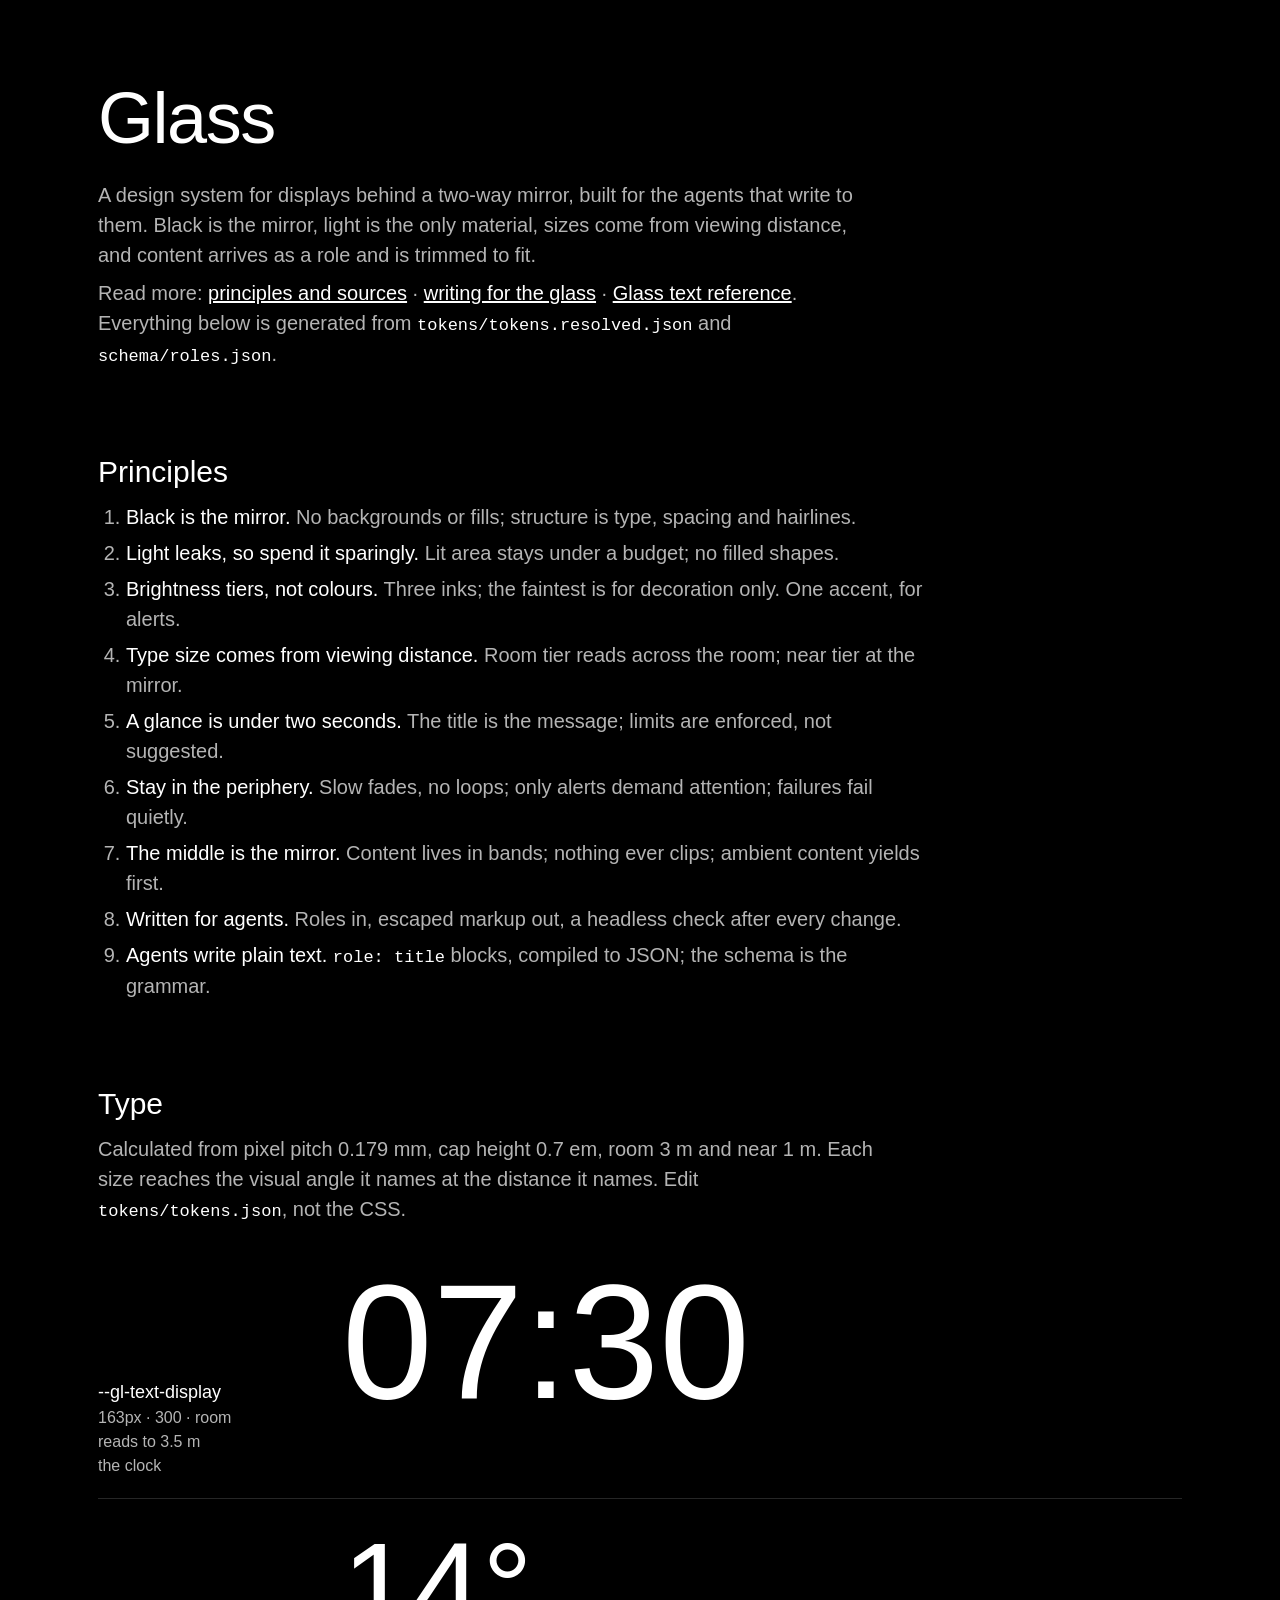
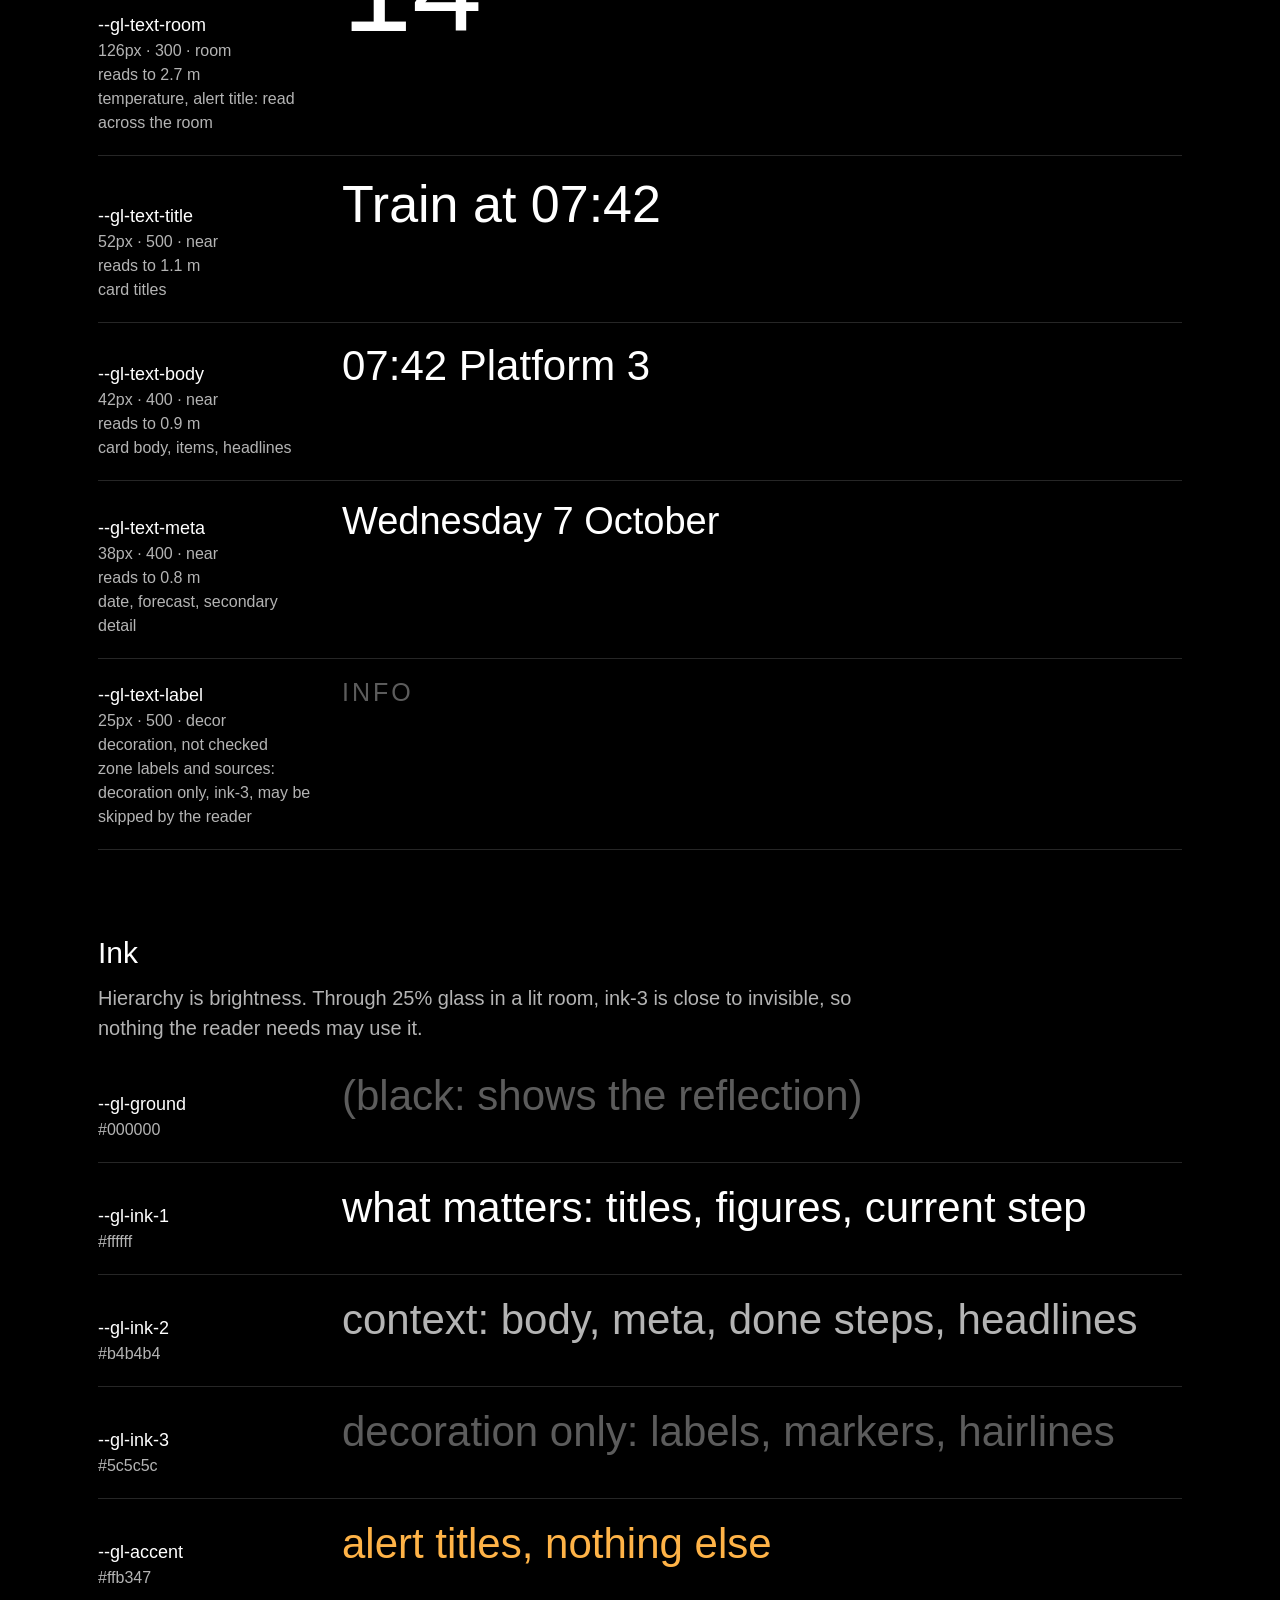
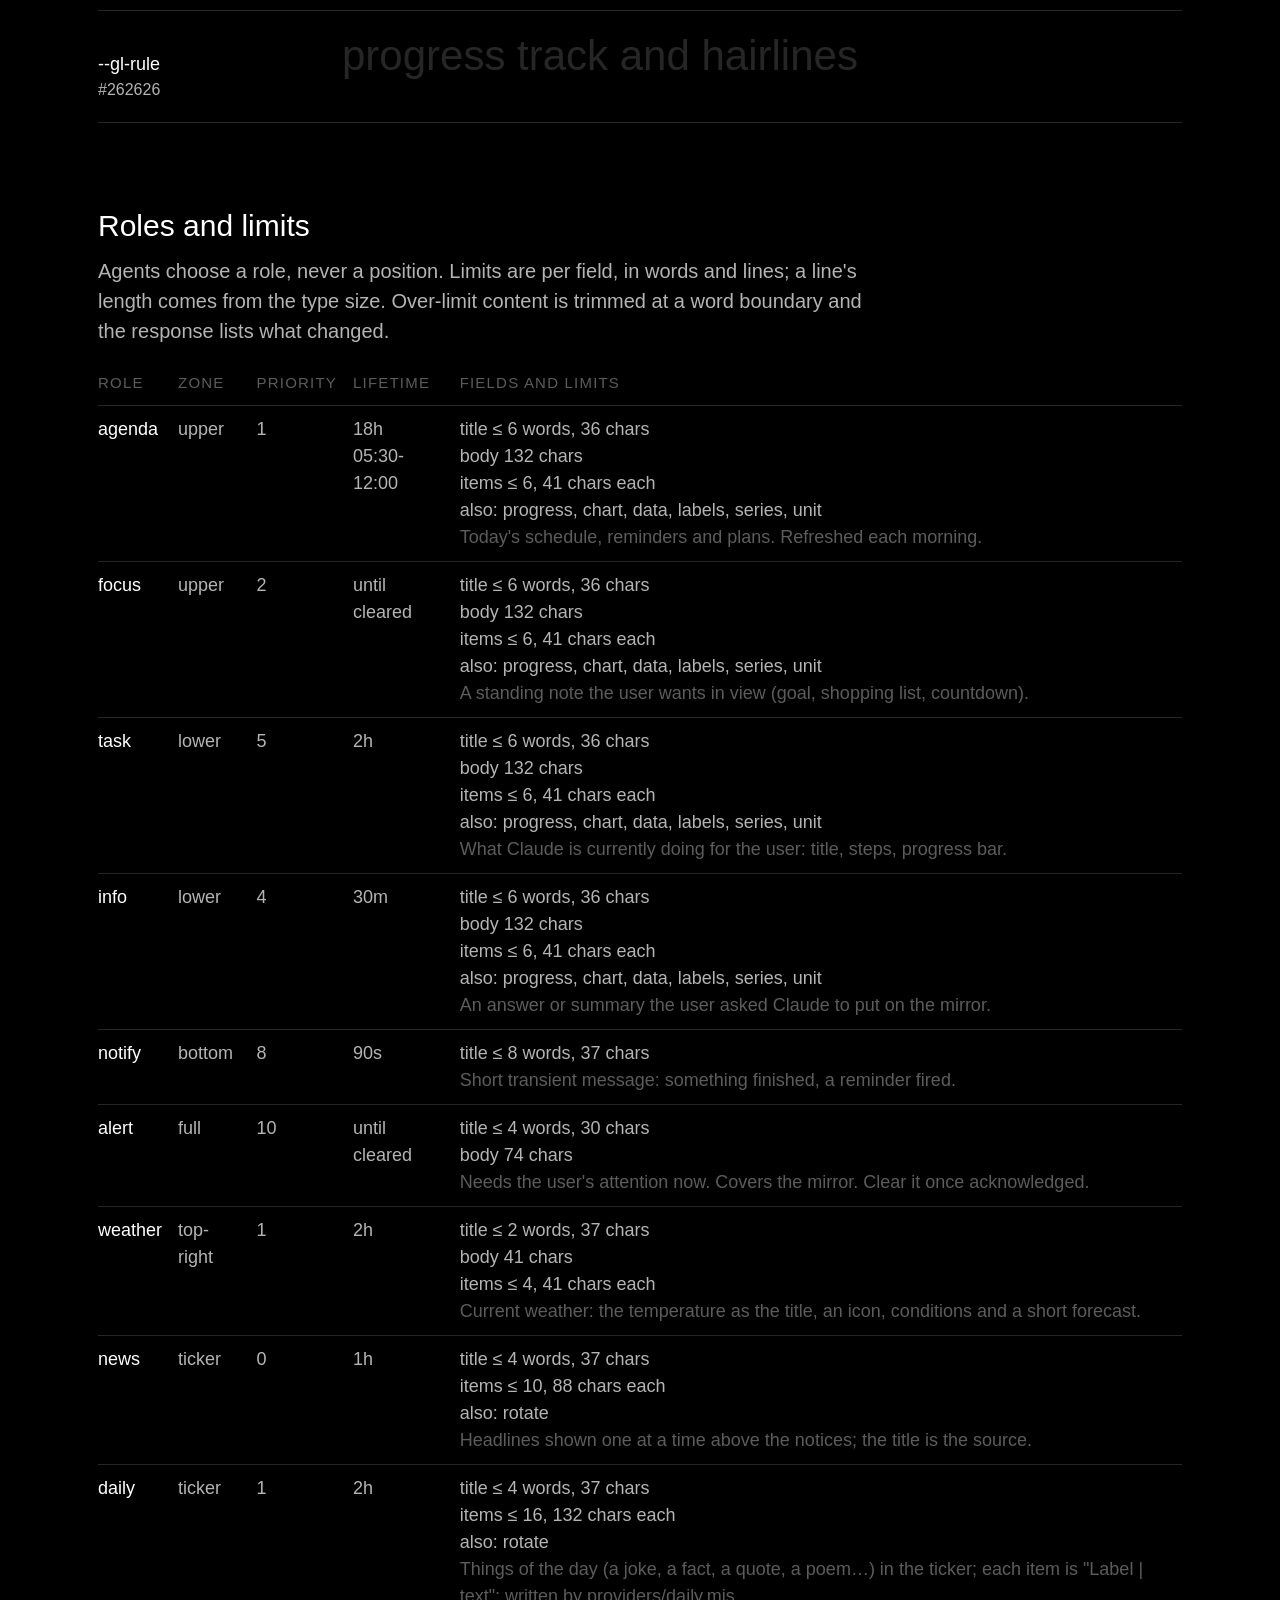
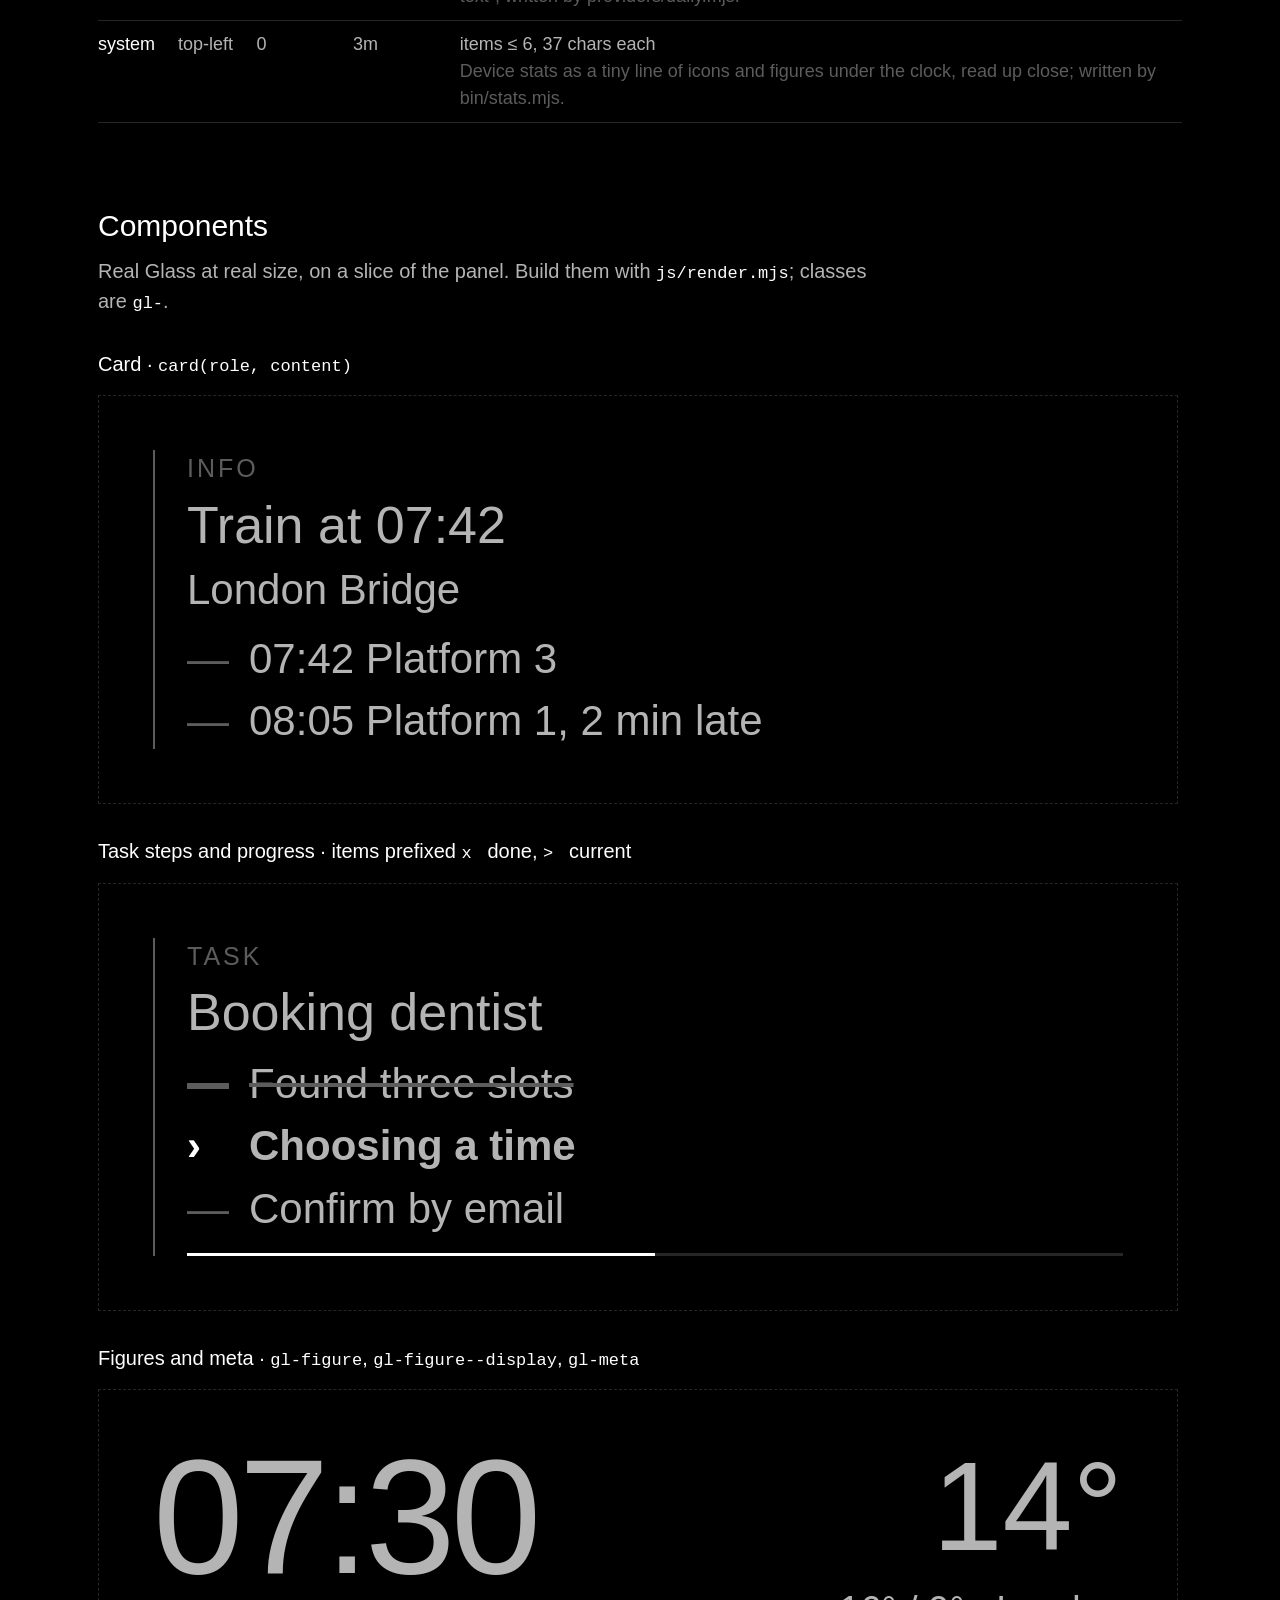
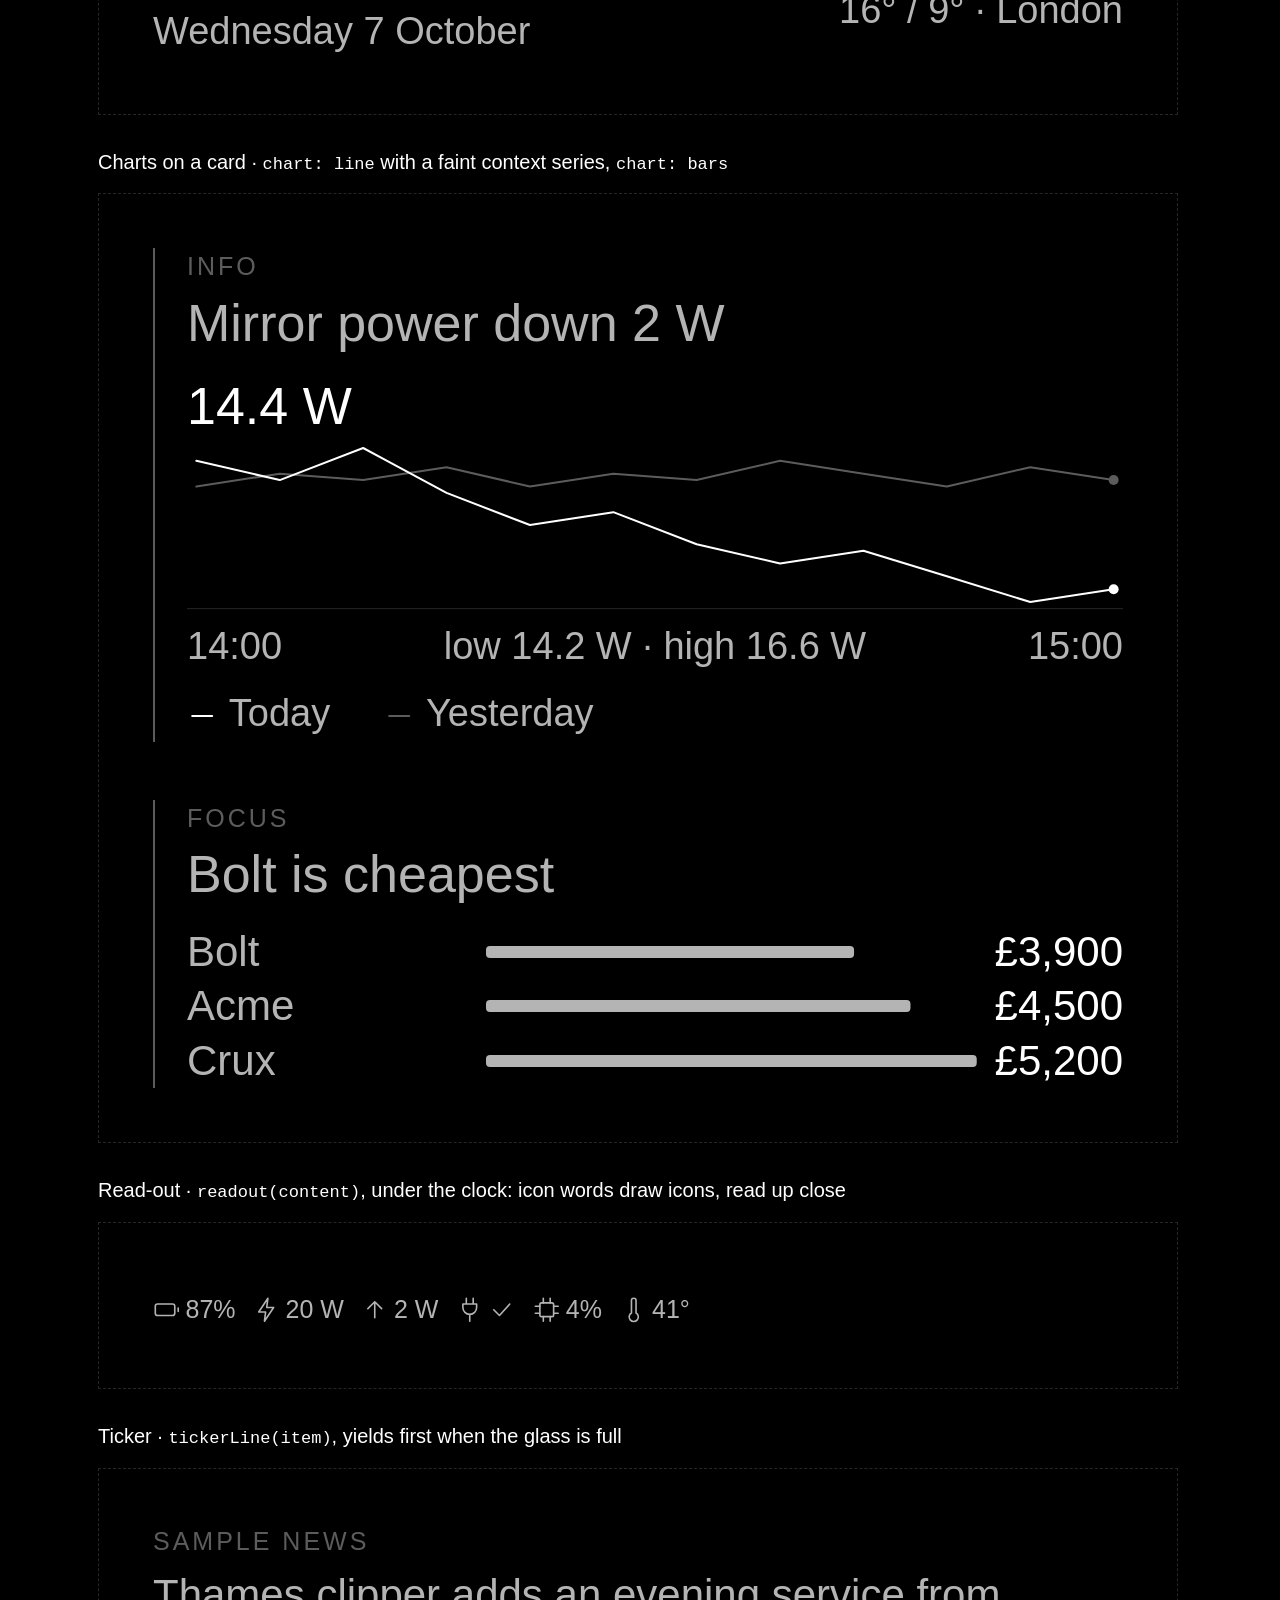
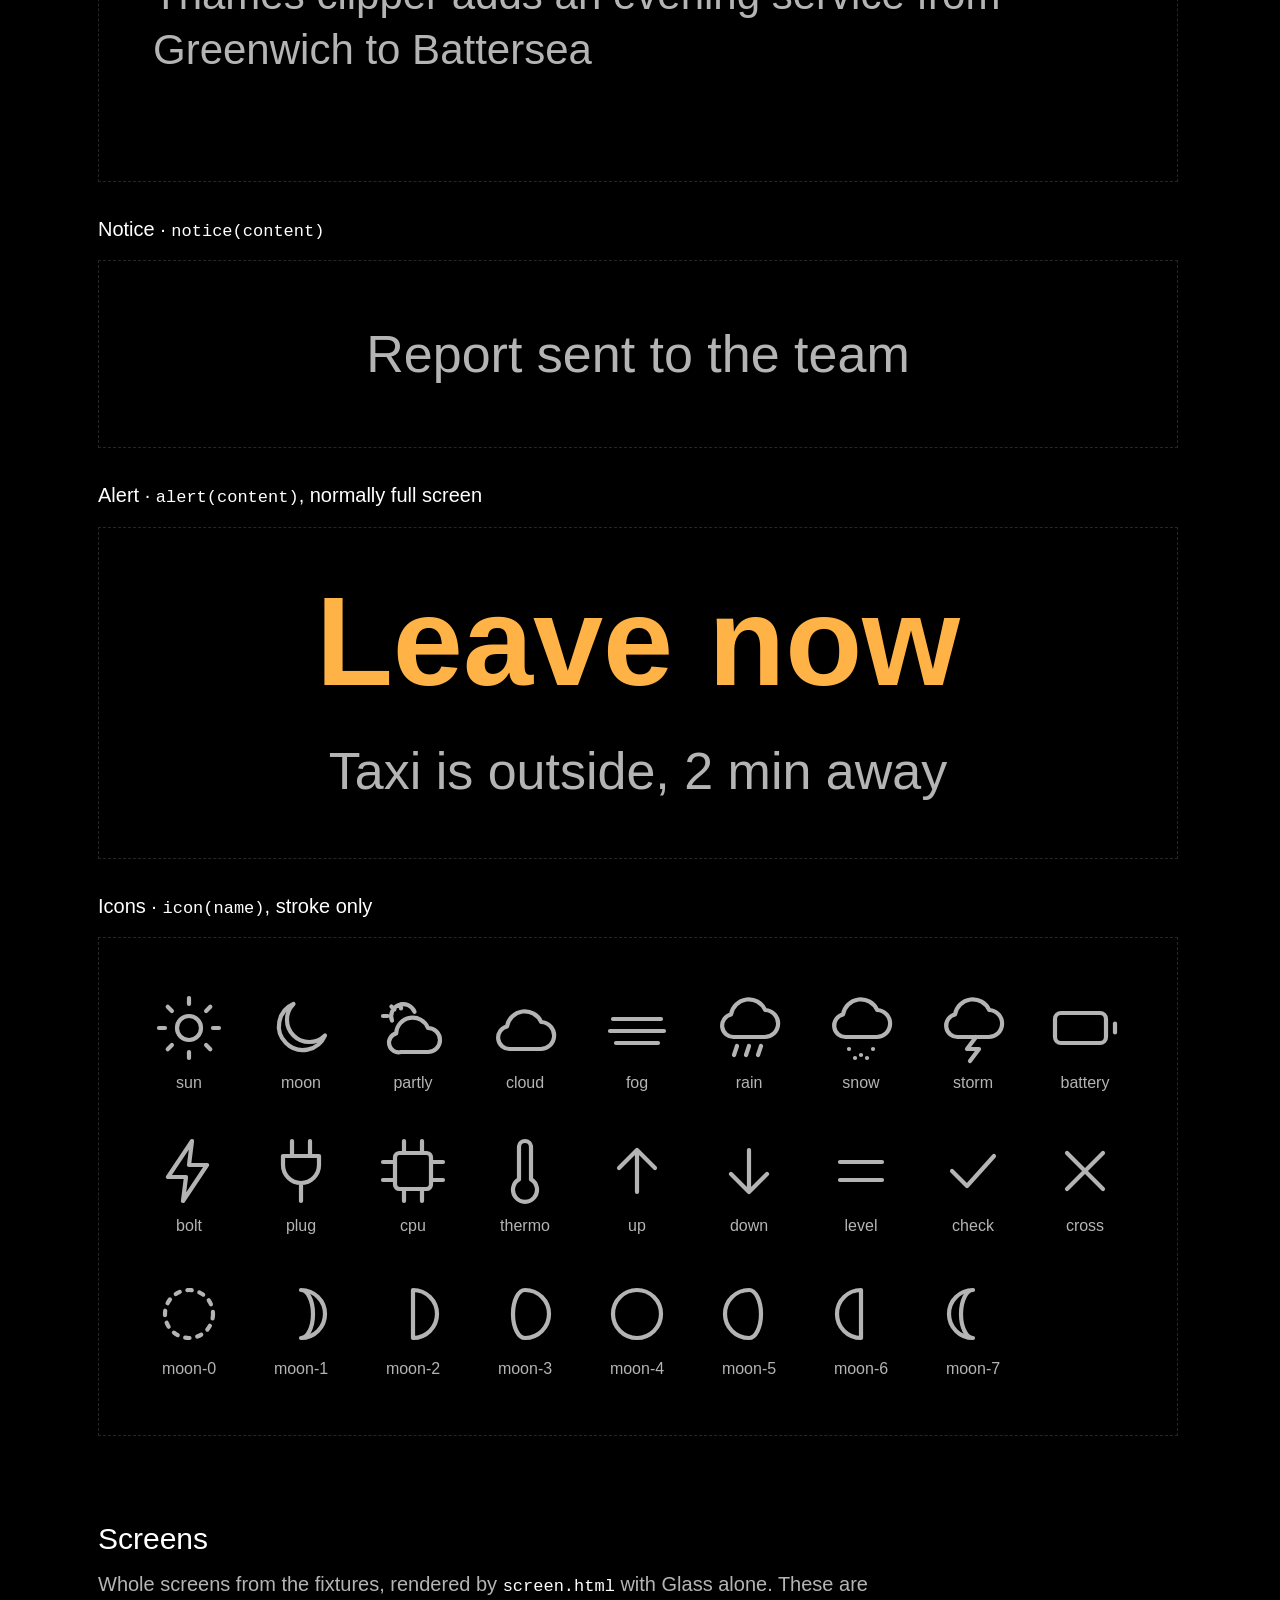
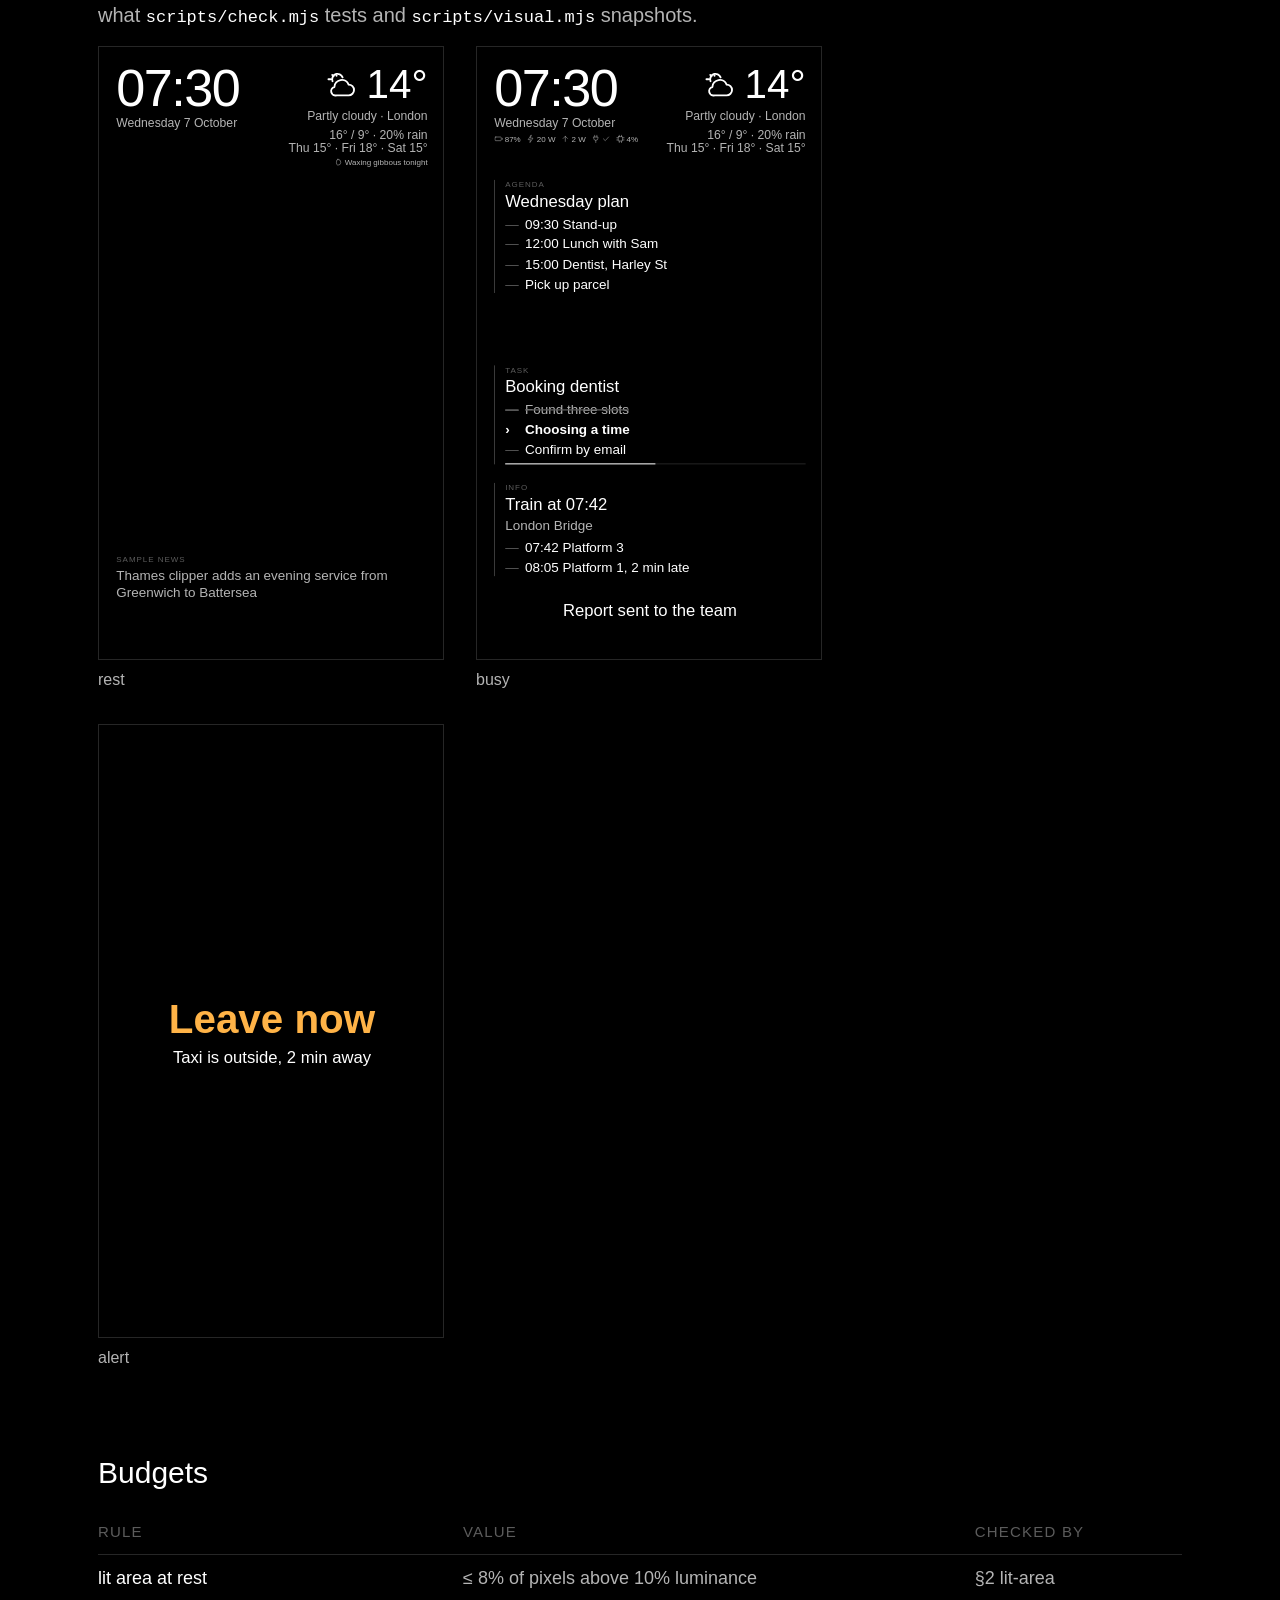
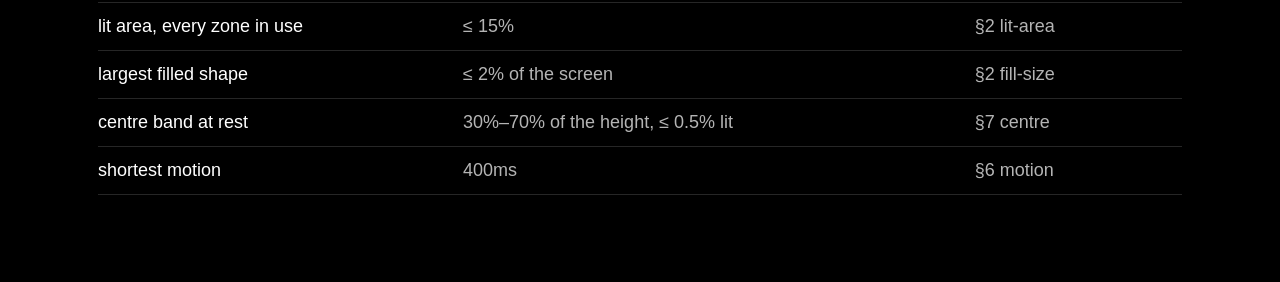
<file: index.html>
<!doctype html>
<html lang="en">
<head>
<meta charset="utf-8">
<meta name="viewport" content="width=device-width, initial-scale=1">
<title>Glass style guide</title>
<link rel="stylesheet" href="glass.css">
<style>
  /* Style guide chrome: read at a desk, so it uses ordinary document sizes. Everything inside .sg-panel is real Glass at glass size. */
  html, body { height: auto; overflow: auto; cursor: auto; user-select: text; }
  body { font-size: 20px; line-height: 1.5; color: var(--gl-ink-2); }
  .sg { max-width: 1180px; margin: 0 auto; padding: 64px 48px 96px; }
  .sg > h1 { font-size: 72px; font-weight: 300; color: var(--gl-ink-1); letter-spacing: -0.02em; }
  .sg > h2 { font-size: 30px; font-weight: 500; color: var(--gl-ink-1); margin: 80px 0 8px; }
  .sg > h3 { font-size: 20px; font-weight: 500; color: var(--gl-ink-1); margin: 32px 0 12px; }
  .sg > p { max-width: 70ch; margin: 8px 0; }
  .sg a { color: var(--gl-ink-1); }
  .sg code { font-family: ui-monospace, Menlo, monospace; font-size: 0.85em; color: var(--gl-ink-1); }
  .sg table { border-collapse: collapse; width: 100%; margin-top: 16px; font-size: 18px; }
  .sg th, .sg td { text-align: left; padding: 10px 16px 10px 0; border-bottom: 1px solid var(--gl-rule); vertical-align: baseline; }
  .sg th { color: var(--gl-ink-3); font-weight: 500; font-size: 15px; letter-spacing: 0.08em; text-transform: uppercase; }
  .sg td:first-child { color: var(--gl-ink-1); white-space: nowrap; }
  .sg > ol { padding-left: 1.4em; max-width: 75ch; } .sg > ol > li { margin: 6px 0; } .sg > ol > li b { color: var(--gl-ink-1); font-weight: 500; }
  /* a slice of the real panel: same width, same gutters */
  .sg-panel { width: 1080px; max-width: 100%; padding: var(--gl-gutter); border: 1px dashed var(--gl-rule); margin-top: 16px; display: flex; flex-direction: column; gap: var(--gl-stack); }
  .sg-spec { display: grid; grid-template-columns: 220px 1fr; gap: 24px; align-items: baseline; padding: 20px 0; border-bottom: 1px solid var(--gl-rule); }
  .sg-spec .k { font-size: 16px; } .sg-spec .k b { display: block; color: var(--gl-ink-1); font-weight: 500; font-size: 18px; }
  .sg-spec .v { line-height: 1.1; overflow: hidden; white-space: nowrap; }
  .sg-screens { display: flex; gap: 32px; flex-wrap: wrap; margin-top: 16px; }
  .sg-screen { width: 346px; } .sg-screen .f { width: 346px; height: 614px; overflow: hidden; border: 1px solid var(--gl-rule); }
  .sg-screen iframe { width: 1080px; height: 1920px; border: 0; transform: scale(0.3203); transform-origin: 0 0; }
  .sg-screen .cap { font-size: 16px; margin-top: 8px; }
  .sg-alert { text-align: center; padding: 48px 0; }
</style>
</head>
<body>
<div class="sg">
  <h1>Glass</h1>
  <p>A design system for displays behind a two-way mirror, built for the agents that write to them. Black is the mirror,
    light is the only material, sizes come from viewing distance, and content arrives as a role and is trimmed to fit.</p>
  <p>Read more: <a href="docs/principles.md">principles and sources</a> · <a href="docs/content.md">writing for the glass</a> · <a href="docs/agent.md">Glass text reference</a>.
    Everything below is generated from <code>tokens/tokens.resolved.json</code> and <code>schema/roles.json</code>.</p>

  <h2>Principles</h2>
  <ol>
    <li><b>Black is the mirror.</b> No backgrounds or fills; structure is type, spacing and hairlines.</li>
    <li><b>Light leaks, so spend it sparingly.</b> Lit area stays under a budget; no filled shapes.</li>
    <li><b>Brightness tiers, not colours.</b> Three inks; the faintest is for decoration only. One accent, for alerts.</li>
    <li><b>Type size comes from viewing distance.</b> Room tier reads across the room; near tier at the mirror.</li>
    <li><b>A glance is under two seconds.</b> The title is the message; limits are enforced, not suggested.</li>
    <li><b>Stay in the periphery.</b> Slow fades, no loops; only alerts demand attention; failures fail quietly.</li>
    <li><b>The middle is the mirror.</b> Content lives in bands; nothing ever clips; ambient content yields first.</li>
    <li><b>Written for agents.</b> Roles in, escaped markup out, a headless check after every change.</li>
    <li><b>Agents write plain text.</b> <code>role: title</code> blocks, compiled to JSON; the schema is the grammar.</li>
  </ol>

  <h2>Type</h2>
  <p id="type-intro"></p>
  <div id="type"></div>

  <h2>Ink</h2>
  <p>Hierarchy is brightness. Through 25% glass in a lit room, ink-3 is close to invisible, so nothing the reader needs may use it.</p>
  <div id="ink"></div>

  <h2>Roles and limits</h2>
  <p>Agents choose a role, never a position. Limits are per field, in words and lines; a line's length comes from the type size.
    Over-limit content is trimmed at a word boundary and the response lists what changed.</p>
  <table id="roles"><thead><tr><th>role</th><th>zone</th><th>priority</th><th>lifetime</th><th>fields and limits</th></tr></thead><tbody></tbody></table>

  <h2>Components</h2>
  <p>Real Glass at real size, on a slice of the panel. Build them with <code>js/render.mjs</code>; classes are <code>gl-</code>.</p>
  <h3>Card · <code>card(role, content)</code></h3><div class="sg-panel" id="c-card"></div>
  <h3>Task steps and progress · items prefixed <code>x&nbsp;</code> done, <code>&gt;&nbsp;</code> current</h3><div class="sg-panel" id="c-task"></div>
  <h3>Figures and meta · <code>gl-figure</code>, <code>gl-figure--display</code>, <code>gl-meta</code></h3><div class="sg-panel" id="c-fig"></div>
  <h3>Charts on a card · <code>chart: line</code> with a faint context series, <code>chart: bars</code></h3><div class="sg-panel" id="c-chart"></div>
  <h3>Read-out · <code>readout(content)</code>, under the clock: icon words draw icons, read up close</h3><div class="sg-panel" id="c-readout"></div>
  <h3>Ticker · <code>tickerLine(item)</code>, yields first when the glass is full</h3><div class="sg-panel" id="c-ticker"></div>
  <h3>Notice · <code>notice(content)</code></h3><div class="sg-panel" id="c-notice"></div>
  <h3>Alert · <code>alert(content)</code>, normally full screen</h3><div class="sg-panel sg-alert" id="c-alert"></div>
  <h3>Icons · <code>icon(name)</code>, stroke only</h3><div class="sg-panel" id="c-icons" style="flex-direction:row;flex-wrap:wrap;gap:40px"></div>

  <h2>Screens</h2>
  <p>Whole screens from the fixtures, rendered by <code>screen.html</code> with Glass alone. These are what
    <code>scripts/check.mjs</code> tests and <code>scripts/visual.mjs</code> snapshots.</p>
  <div class="sg-screens" id="screens"></div>

  <h2>Budgets</h2>
  <table id="budgets"><thead><tr><th>rule</th><th>value</th><th>checked by</th></tr></thead><tbody></tbody></table>
</div>

<script type="module">
  import { esc, card, notice, alert, tickerLine, readout, icon, ICONS } from './js/render.mjs';
  const $ = (id) => document.getElementById(id);
  const [t, schema] = await Promise.all(['tokens/tokens.resolved.json', 'schema/roles.json'].map(async (f) => (await fetch(f)).json()));
  const i = t.inputs;
  const reach = (px) => (px * i.pixelPitchMm * i.capHeightRatio) / Math.tan((i.comfortArcmin / 60) * Math.PI / 180) / 1000;

  // type
  $('type-intro').innerHTML = `Calculated from pixel pitch ${i.pixelPitchMm} mm, cap height ${i.capHeightRatio} em, room ${i.distanceRoomM} m and near ${i.distanceNearM} m.
    Each size reaches the visual angle it names at the distance it names. Edit <code>tokens/tokens.json</code>, not the CSS.`;
  const sample = { display: '07:30', room: '14°', title: 'Train at 07:42', body: '07:42 Platform 3', meta: 'Wednesday 7 October', label: 'Info' };
  $('type').innerHTML = Object.entries(t.type).map(([k, v]) => `<div class="sg-spec">
      <div class="k"><b>--gl-text-${k}</b>${v.px}px · ${v.weight} · ${v.tier}<br>${v.tier === 'decor' ? 'decoration, not checked' : `reads to ${reach(v.px).toFixed(1)} m`}<br>${esc(v.use)}</div>
      <div class="v" style="font-size:${v.px}px;font-weight:${v.weight};color:var(--gl-${v.tier === 'decor' ? 'ink-3' : 'ink-1'})${k === 'label' ? ';text-transform:uppercase;letter-spacing:.12em' : ''}">${sample[k]}</div></div>`).join('');

  // ink
  const inkUse = { 'ink-1': 'what matters: titles, figures, current step', 'ink-2': 'context: body, meta, done steps, headlines', 'ink-3': 'decoration only: labels, markers, hairlines', accent: 'alert titles, nothing else', rule: 'progress track and hairlines', ground: 'the mirror' };
  $('ink').innerHTML = Object.entries(t.ink).map(([k, v]) => `<div class="sg-spec"><div class="k"><b>--gl-${k}</b>${v}</div>
      <div class="v" style="white-space:normal;line-height:1.2;font-size:${t.type.body.px}px;color:${k === 'ground' ? 'var(--gl-ink-3)' : v}">${k === 'ground' ? '(black: shows the reflection)' : esc(inkUse[k])}</div></div>`).join('');

  // roles
  const lim = (l) => {
    const sized = Object.entries(l).filter(([, v]) => v !== true).map(([f, v]) => f === 'items'
      ? `items ≤ ${v.max}, ${t.measure[v.measure] * v.lines} chars each` : `${f} ${v.words ? `≤ ${v.words} words, ` : ''}${t.measure[v.measure] * (v.lines || 1)} chars`);
    const plain = Object.entries(l).filter(([, v]) => v === true).map(([f]) => f); // fields passed through as text
    return [...sized, ...(plain.length ? [`also: ${plain.join(', ')}`] : [])].join('<br>');
  };
  $('roles').tBodies[0].innerHTML = Object.entries(schema.roles).map(([k, r]) => `<tr><td>${k}</td><td>${r.zone}</td><td>${r.priority}</td>
      <td>${r.ttl || 'until cleared'}${r.hours ? `<br>${r.hours}` : ''}</td><td>${lim(r.limits || schema.defaults.limits)}<br><span style="color:var(--gl-ink-3)">${esc(r.purpose)}</span></td></tr>`).join('');

  // components
  $('c-card').innerHTML = card('info', { title: 'Train at 07:42', body: 'London Bridge', items: ['07:42 Platform 3', '08:05 Platform 1, 2 min late'] });
  $('c-task').innerHTML = card('task', { title: 'Booking dentist', items: ['x Found three slots', '> Choosing a time', 'Confirm by email'], progress: 50 });
  $('c-fig').innerHTML = `<div style="display:flex;justify-content:space-between;align-items:flex-start"><div><div class="gl-figure gl-figure--display">07:30</div><div class="gl-meta" style="margin-top:12px">Wednesday 7 October</div></div>
      <div style="text-align:right"><div class="gl-figure">14°</div><div class="gl-meta" style="margin-top:12px">16° / 9° · London</div></div></div>`;
  $('c-chart').innerHTML = card('info', { title: 'Mirror power down 2 W', chart: 'line', unit: 'W', labels: '14:00, 15:00', series: 'Today, Yesterday',
      data: '16.4 16.1 16.6 15.9 15.4 15.6 15.1 14.8 15.0 14.6 14.2 14.4 | 16.0 16.2 16.1 16.3 16.0 16.2 16.1 16.4 16.2 16.0 16.3 16.1' })
    + card('focus', { title: 'Bolt is cheapest', chart: 'bars', data: '3900 4500 5200', labels: 'Bolt, Acme, Crux', unit: '£' });
  $('c-readout').innerHTML = readout({ items: ['battery 87%', 'bolt 20 W', 'up 2 W', 'plug check', 'cpu 4%', 'thermo 41°'] });
  $('c-ticker').innerHTML = `<div class="gl-ticker">${tickerLine({ source: 'Sample News', title: 'Thames clipper adds an evening service from Greenwich to Battersea' })}</div>`;
  $('c-notice').innerHTML = notice({ title: 'Report sent to the team' });
  $('c-alert').innerHTML = alert({ title: 'Leave now', body: 'Taxi is outside, 2 min away' });
  $('c-icons').innerHTML = Object.keys(ICONS).map((n) => `<div style="text-align:center;font-size:16px">${icon(n).replace('<svg', '<svg width="72" height="72"')}<div>${n}</div></div>`).join('');

  // screens
  $('screens').innerHTML = ['rest', 'busy', 'alert'].map((f) => `<div class="sg-screen"><div class="f"><iframe src="screen.html?fixture=${f}" loading="eager" title="${f}"></iframe></div><div class="cap">${f}</div></div>`).join('');

  // budgets
  const b = t.budget, pct = (v) => `${+(v * 100).toFixed(2)}%`;
  $('budgets').tBodies[0].innerHTML = [
    ['lit area at rest', `≤ ${pct(b.litAreaRest)} of pixels above ${pct(b.litLuminance)} luminance`, '§2 lit-area'],
    ['lit area, every zone in use', `≤ ${pct(b.litAreaBusy)}`, '§2 lit-area'],
    ['largest filled shape', `≤ ${pct(b.fillMaxArea)} of the screen`, '§2 fill-size'],
    ['centre band at rest', `${pct(b.centreBand[0])}–${pct(b.centreBand[1])} of the height, ≤ ${pct(b.centreLitMax)} lit`, '§7 centre'],
    ['shortest motion', t.motion['min-duration'], '§6 motion'],
  ].map((r) => `<tr>${r.map((c) => `<td>${c}</td>`).join('')}</tr>`).join('');
  document.body.dataset.ready = '1';
</script>
</body>
</html>
</file>
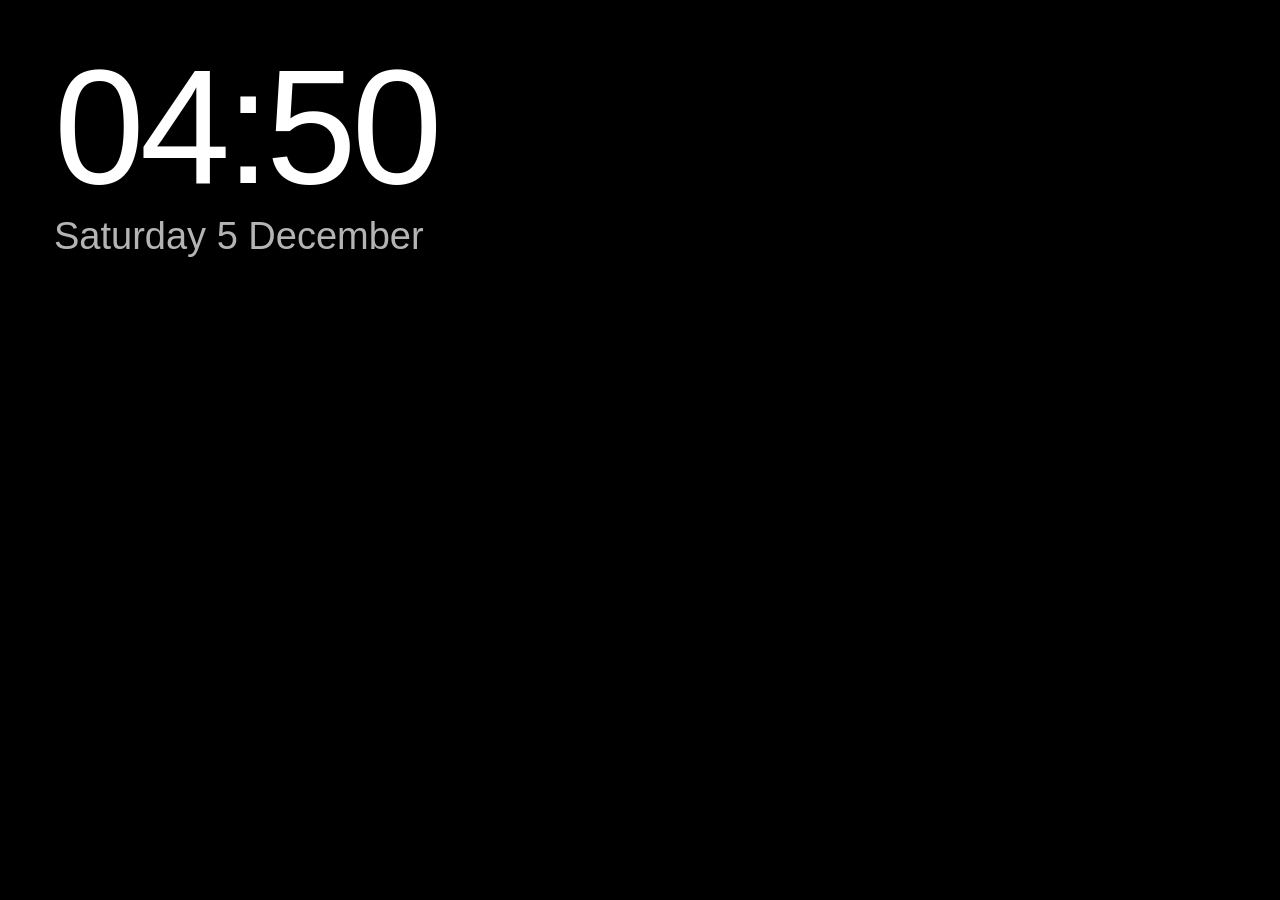
<file: screen.html>
<!doctype html>
<html lang="en">
<head>
<meta charset="utf-8">
<meta name="viewport" content="width=device-width, initial-scale=1">
<title>Glass</title>
<link rel="stylesheet" href="glass.css">
</head>
<body>
<div id="dim" class="gl-dim"></div>
<main id="frame" class="gl-frame">
  <header class="gl-row">
    <section class="gl-clock">
      <div id="time" class="gl-figure gl-figure--display" data-gl-tier="room"></div>
      <div id="date" class="gl-meta gl-clock__date"></div>
      <div id="top-left"></div>
    </section>
    <section id="top-right"></section>
  </header>
  <section id="upper" class="gl-zone"></section>
  <section id="center" class="gl-zone gl-zone--center"></section>
  <section id="lower" class="gl-zone gl-zone--lower"></section>
  <section id="ticker" class="gl-ticker"></section>
  <section id="bottom" class="gl-zone"></section>
</main>
<section id="footer"></section>
<section id="full" class="gl-overlay"></section>
<div id="status" class="gl-status" data-gl-tier="decor" hidden></div>
<script type="module" src="js/screen.mjs"></script>
</body>
</html>
</file>
<file: glass.css>
/* Glass: everything in one import. Or take only what you need; tokens.css is the one the others depend on. */
@import url("css/tokens.css");
@import url("css/base.css");
@import url("css/layout.css");
@import url("css/components.css");
</file>
